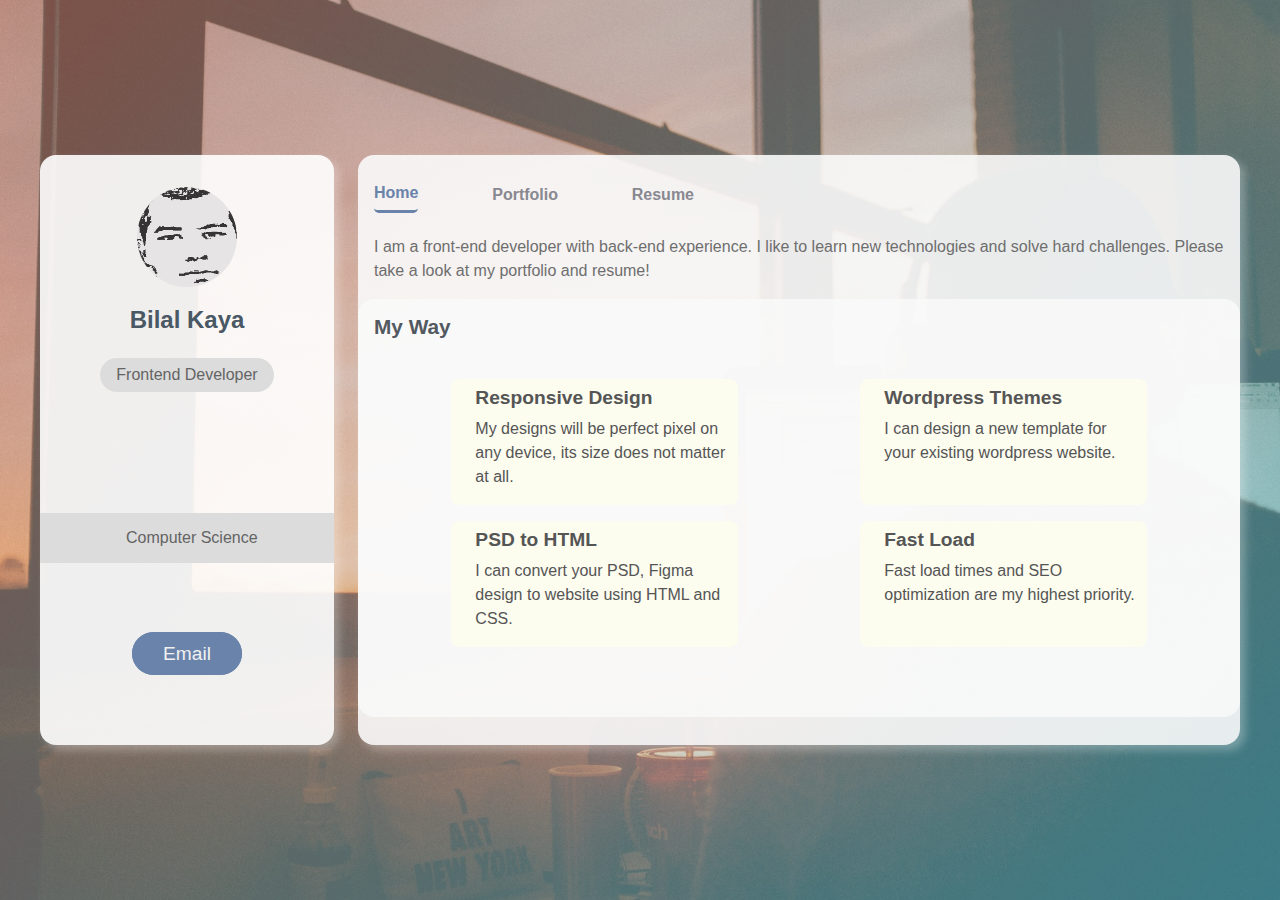
<file: index.html>
<!DOCTYPE html>
<html lang="en">
  <head>
    <meta charset="UTF-8" />
    <meta name="viewport" content="width=device-width, initial-scale=1.0" />
    <link rel="shortcut icon" type="image/png" href="/favicon.png" />
    <link
      rel="stylesheet"
      href="https://cdnjs.cloudflare.com/ajax/libs/font-awesome/5.13.0/css/all.min.css"
      integrity="sha256-h20CPZ0QyXlBuAw7A+KluUYx/3pK+c7lYEpqLTlxjYQ="
      crossorigin="anonymous"
    />
    <link rel="stylesheet" href="style.css" />
    <title>Bilal Kaya | Portfolio</title>
  </head>
  <body>
    <div class="hamburger-menu" id="hamburger-menu">
      <nav>
        <ul>
          <li><a href="index.html#begin">Home</a></li>
          <li><a href="portfolio.html#begin">Portfolio</a></li>
          <li><a href="resume.html#begin">Resume</a></li>
        </ul>
      </nav>
    </div>
    <div class="container">
      <section class="left">
        <div class="hamburger" id="hamburger">
          <i class="fas fa-bars"></i>
          <i class="fas fa-times"></i>
        </div>
        <img src="photo.jpg" alt="Bilal Kaya Photo" />
        <h1>Bilal Kaya</h1>
        <p>Frontend Developer</p>
        <div class="social-media">
          <a href="https://twitter.com/codingkatas" target="_blank"
            ><i class="fab fa-twitter"></i
          ></a>
          <a href="https://www.instagram.com/thecodingkatas/" target="_blank">
            <i class="fab fa-instagram"></i
          ></a>
          <a href="https://github.com/bilalkaya" target="_blank"
            ><i class="fab fa-github"></i
          ></a>
          <a
            href="https://www.youtube.com/channel/UCY2Wd-YWnGAgs477lyHB8Ag/"
            target="_blank"
            class="youtube"
            ><i class="fab fa-youtube"></i
          ></a>
        </div>

        <div class="education">
          <div class="graduate">
            <i class="fas fa-user-graduate"></i><span>Computer Science</span>
          </div>
        </div>

        <div class="email-btn">
          <a href="mailto:bbilalkaya@gmail.com">Email</a>
        </div>
      </section>

      <section class="right" id="begin">
        <div class="menu">
          <nav>
            <ul>
              <li class="active"><a href="#">Home</a></li>
              <li><a href="portfolio.html#begin">Portfolio</a></li>
              <li><a href="resume.html#begin">Resume</a></li>
            </ul>
          </nav>
          <header>
            I am a front-end developer with back-end experience. I like to learn
            new technologies and solve hard challenges. Please take a look at my
            portfolio and resume!
          </header>
        </div>

        <div class="content">
          <div class="wrapper">
            <div>
              <h3>My Way</h3>
            </div>

            <div class="cards">
              <div>
                <i class="fas fa-tablet-alt"></i>
                <div>
                  <h4>Responsive Design</h4>
                  <p>
                    My designs will be perfect pixel on any device, its size
                    does not matter at all.
                  </p>
                </div>
              </div>

              <div>
                <i class="far fa-envelope"></i>
                <div>
                  <h4>Wordpress Themes</h4>
                  <p>
                    I can design a new template for your existing wordpress
                    website.
                  </p>
                </div>
              </div>

              <div>
                <i class="fas fa-rocket"></i>
                <div>
                  <h4>PSD to HTML</h4>
                  <p>
                    I can convert your PSD, Figma design to website using HTML
                    and CSS.
                  </p>
                </div>
              </div>

              <div>
                <i class="fas fa-shipping-fast"></i>
                <div>
                  <h4>Fast Load</h4>
                  <p>
                    Fast load times and SEO optimization are my highest
                    priority.
                  </p>
                </div>
              </div>
            </div>
          </div>
        </div>
      </section>
    </div>
    <script src="script.js"></script>
  </body>
</html>
</file>
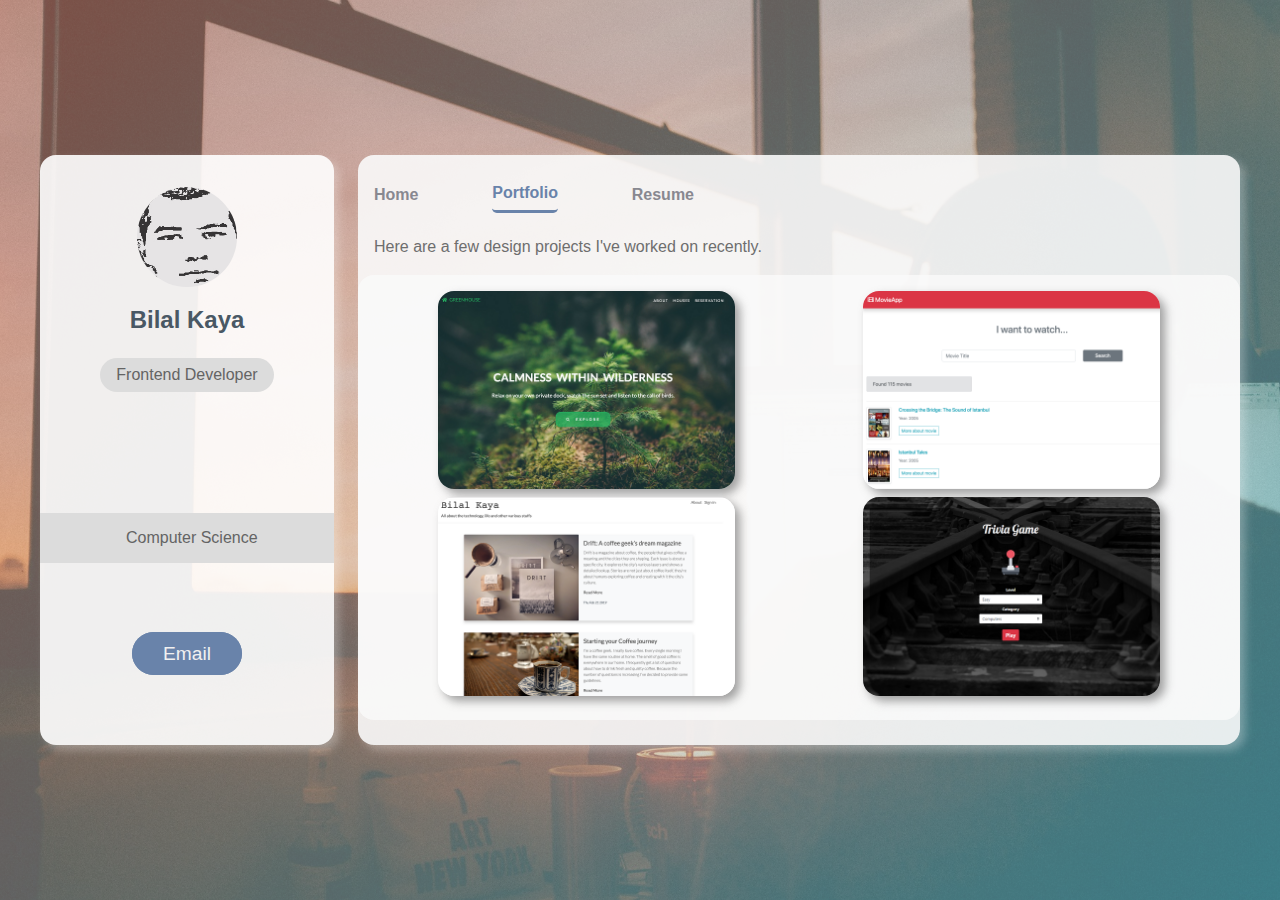
<file: portfolio.html>
<!DOCTYPE html>
<html lang="en">
  <head>
    <meta charset="UTF-8" />
    <meta name="viewport" content="width=device-width, initial-scale=1.0" />
    <link rel="shortcut icon" type="image/png" href="/favicon.png" />
    <link
      rel="stylesheet"
      href="https://cdnjs.cloudflare.com/ajax/libs/font-awesome/5.13.0/css/all.min.css"
      integrity="sha256-h20CPZ0QyXlBuAw7A+KluUYx/3pK+c7lYEpqLTlxjYQ="
      crossorigin="anonymous"
    />
    <link rel="stylesheet" href="style.css" />
    <title>Bilal Kaya | Portfolio</title>
  </head>
  <body>
    <div class="hamburger-menu" id="hamburger-menu">
      <nav>
        <ul>
          <li><a href="index.html#begin">Home</a></li>
          <li><a href="portfolio.html#begin">Portfolio</a></li>
          <li><a href="resume.html#begin">Resume</a></li>
        </ul>
      </nav>
    </div>
    <div class="container">
      <section class="left">
        <div class="hamburger show" id="hamburger">
          <i class="fas fa-bars"></i>
          <i class="fas fa-times"></i>
        </div>
        <img src="photo.jpg" alt="Bilal Kaya Photo" />
        <h1>Bilal Kaya</h1>
        <p>Frontend Developer</p>
        <div class="social-media">
          <a href="https://twitter.com/codingkatas" target="_blank"
            ><i class="fab fa-twitter"></i
          ></a>
          <a href="https://www.instagram.com/thecodingkatas/" target="_blank">
            <i class="fab fa-instagram"></i
          ></a>
          <a href="https://github.com/bilalkaya" target="_blank"
            ><i class="fab fa-github"></i
          ></a>
          <a
            href="https://www.youtube.com/channel/UCY2Wd-YWnGAgs477lyHB8Ag/"
            target="_blank"
            class="youtube"
            ><i class="fab fa-youtube"></i
          ></a>
        </div>

        <div class="education">
          <div class="graduate">
            <i class="fas fa-user-graduate"></i><span>Computer Science</span>
          </div>
        </div>

        <div class="email-btn">
          <a href="mailto:bbilalkaya@gmail.com">Email</a>
        </div>
      </section>

      <section class="right" id="begin">
        <div class="menu">
          <nav>
            <ul>
              <li><a href="index.html#begin">Home</a></li>
              <li class="active"><a href="#">Portfolio</a></li>
              <li><a href="resume.html#begin">Resume</a></li>
            </ul>
          </nav>
          <header>
            Here are a few design projects I've worked on recently.
          </header>
        </div>

        <div class="content">
          <div class="wrapper">
            <div class="works">
              <div class="work-item">
                <img src="GreenHouse.png" alt="GreenHouse Project" />
                <div class="overlay">
                  <h5>GreenHouse Project</h5>
                  <span>HTML, CSS, No Framework</span>
                  <button>
                    Visit
                    <a
                      href="https://bilalkaya.github.io/GreenHouse/"
                      target="_blank"
                      >Website</a
                    >
                    II
                    <a
                      href="https://github.com/bilalkaya/GreenHouse"
                      target="_blank"
                      >Github</a
                    >
                  </button>
                </div>
              </div>

              <div class="work-item">
                <img src="MovieApp.png" alt="MovieApp Project" />
                <div class="overlay">
                  <h5>MovieAPP Project</h5>
                  <span
                    >HTML, CSS, JavaScript, Bootstrap, WepAPI, MovieAPI,
                    MVC</span
                  >
                  <button>
                    Visit
                    <a
                      href="https://bilalkaya.github.io/MovieApp/"
                      target="_blank"
                      >Website</a
                    >
                    II
                    <a
                      href="https://github.com/bilalkaya/MovieApp"
                      target="_blank"
                      >Github</a
                    >
                  </button>
                </div>
              </div>

              <div class="work-item">
                <img src="Blogger.png" alt="Blogger Project" />
                <div class="overlay">
                  <h5>Blogger Project</h5>
                  <span
                    >HTML, CSS, Bootstrap, JQuery, Ajax, NodeJS, Express,
                    Passport, MongoDB, RESTfull, MVC</span
                  >
                  <button>
                    Visit
                    <a href="https://bilalkaya.herokuapp.com/" target="_blank"
                      >Website</a
                    >
                    II
                    <a href="https://github.com/bilalkaya/Blog" target="_blank"
                      >Github</a
                    >
                  </button>
                </div>
              </div>

              <div class="work-item">
                <img src="TriviaGame.png" alt="TriviaGame Project" />
                <div class="overlay">
                  <h5>Trivia Project</h5>
                  <span
                    >HTML, CSS, Bootstrap, Opentdb API, React, React Router
                  </span>
                  <button>
                    Visit
                    <a
                      href="https://compassionate-mcclintock-466151.netlify.app/"
                      target="_blank"
                      >Website</a
                    >
                    II
                    <a
                      href="https://github.com/bilalkaya/TriviaGame.git"
                      target="_blank"
                      >Github</a
                    >
                  </button>
                </div>
              </div>
            </div>
          </div>
        </div>
      </section>
    </div>
    <script src="script.js"></script>
  </body>
</html>
</file>
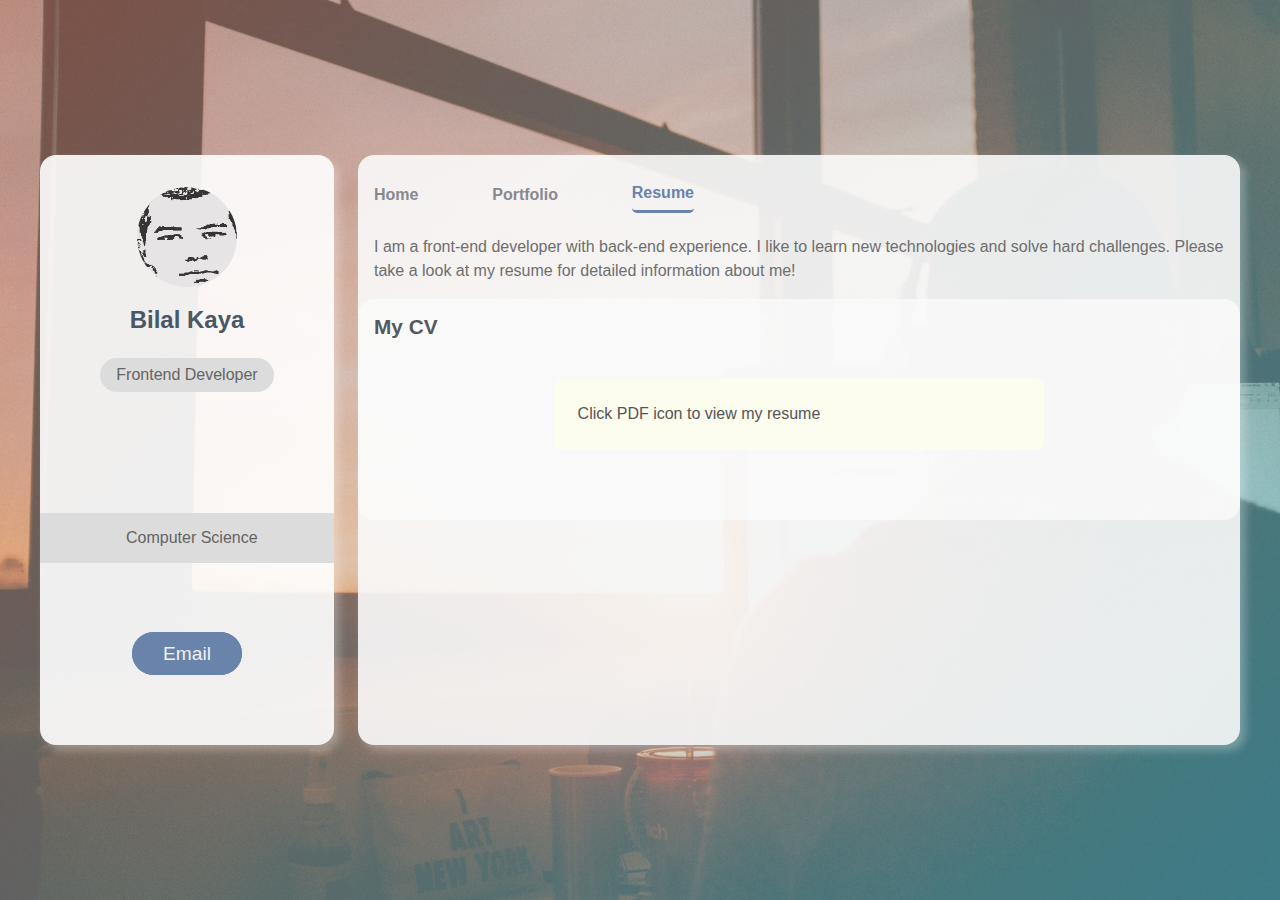
<file: resume.html>
<!DOCTYPE html>
<html lang="en">
  <head>
    <meta charset="UTF-8" />
    <meta name="viewport" content="width=device-width, initial-scale=1.0" />
    <link rel="shortcut icon" type="image/png" href="/favicon.png" />
    <link
      rel="stylesheet"
      href="https://cdnjs.cloudflare.com/ajax/libs/font-awesome/5.13.0/css/all.min.css"
      integrity="sha256-h20CPZ0QyXlBuAw7A+KluUYx/3pK+c7lYEpqLTlxjYQ="
      crossorigin="anonymous"
    />
    <link rel="stylesheet" href="style.css" />
    <title>Bilal Kaya | Portfolio</title>
  </head>
  <body>
    <div class="hamburger-menu" id="hamburger-menu">
      <nav>
        <ul>
          <li><a href="index.html#begin">Home</a></li>
          <li><a href="portfolio.html#begin">Portfolio</a></li>
          <li><a href="resume.html#begin">Resume</a></li>
        </ul>
      </nav>
    </div>
    <div class="container">
      <section class="left">
        <div class="hamburger show" id="hamburger">
          <i class="fas fa-bars"></i>
          <i class="fas fa-times"></i>
        </div>
        <img src="photo.jpg" alt="Bilal Kaya Photo" />
        <h1>Bilal Kaya</h1>
        <p>Frontend Developer</p>
        <div class="social-media">
          <a href="https://twitter.com/codingkatas" target="_blank"
            ><i class="fab fa-twitter"></i
          ></a>
          <a href="https://www.instagram.com/thecodingkatas/" target="_blank">
            <i class="fab fa-instagram"></i
          ></a>
          <a href="https://github.com/bilalkaya" target="_blank"
            ><i class="fab fa-github"></i
          ></a>
          <a
            href="https://www.youtube.com/channel/UCY2Wd-YWnGAgs477lyHB8Ag/"
            target="_blank"
            class="youtube"
            ><i class="fab fa-youtube"></i
          ></a>
        </div>
        <div class="education">
          <div class="graduate">
            <i class="fas fa-user-graduate"></i><span>Computer Science</span>
          </div>
        </div>

        <div class="email-btn">
          <a href="mailto:bbilalkaya@gmail.com">Email</a>
        </div>
      </section>

      <section class="right" id="begin">
        <div class="menu">
          <nav>
            <ul>
              <li><a href="index.html#begin">Home</a></li>
              <li><a href="portfolio.html#begin">Portfolio</a></li>
              <li class="active"><a href="resume.html">Resume</a></li>
            </ul>
          </nav>
          <header>
            I am a front-end developer with back-end experience. I like to learn
            new technologies and solve hard challenges. Please take a look at my
            resume for detailed information about me!
          </header>
        </div>

        <div class="content">
          <div class="wrapper">
            <div>
              <h3>My CV</h3>
            </div>

            <div class="cards">
              <div class="resume">
                <a href="BilalKayaCV.pdf"><i class="fas fa-file-pdf"></i></a>
                <div>
                  <p>
                    Click PDF icon to view my resume
                  </p>
                </div>
              </div>
            </div>
          </div>
        </div>
      </section>
    </div>
    <script src="script.js"></script>
  </body>
</html>
</file>
<file: style.css>
/*********************************/
/*************SETUP********/
/*********************************/
@import url('https://fonts.googleapis.com/css2?family=Open+Sans&display=swap');

:root {
  --primary-color: #6983aa;
  --secondary-color: #646464;
}

* {
  box-sizing: border-box;
}

html {
  font-family: 'Opens-sans', sans-serif;
  font-size: 16px;
}

body {
  background: linear-gradient(
      135deg,
      rgba(247, 130, 89, 0.5),
      rgba(119, 216, 216, 0.5)
    ),
    url(bg.jpg);
  background-repeat: no-repeat;
  background-size: cover;
  background-position: center;
  height: 100vh;
  margin: 0;

  display: flex;
  justify-content: center;
  align-items: center;
}

.container {
  width: 100%;
  max-width: 1200px;
  margin: 0 0.5rem;

  display: flex;
}

.hamburger-menu {
  position: fixed;
  left: 0;
  right: 0;
  top: 0;
  bottom: 0;
  background-color: rgba(241, 111, 84, 0.9);
  z-index: 1;
  height: 100vh;
  visibility: hidden;
  opacity: 0;
  transition: all 0.5s;
}

.hamburger-menu.visible {
  visibility: visible;
  opacity: 100;
}

.hamburger-menu nav {
  display: flex;
  flex-direction: column;
  justify-content: center;
  align-items: center;
  height: 100vh;
}

.hamburger-menu nav ul {
  list-style: none;

  display: flex;
  flex-direction: column;
  align-items: center;
}

.hamburger-menu nav ul li {
  padding: 3rem;
}

.hamburger-menu nav ul li a {
  text-decoration: none;
  font-size: 2rem;
  color: #f4f4f4;
  transition: border-bottom 0.3s;
}

.hamburger-menu nav ul li a:hover {
  border-bottom: 4px solid #fff;
}

/*********************************/
/*************LEFT SECTION********/
/*********************************/

.left {
  background-color: rgba(255, 255, 255, 0.9);
  border-radius: 1rem;
  width: 25%;
  margin-right: 1.5rem;
  box-shadow: 5px 5px 10px rgba(255, 255, 255, 0.3);
  position: relative;

  display: flex;
  flex-direction: column;
  align-items: center;
}

.left img {
  width: 100px;
  height: 100px;
  border-radius: 50%;
  margin-top: 2rem;
}

.left h1 {
  margin: 1.2rem 0 0.5rem 0;
  font-size: 1.5rem;
  font-weight: 600;
  color: #495864;
}

.left p {
  margin: 1rem 0 1.5rem 0;
  font-size: 1rem;
  font-weight: 500;
  background-color: #dcdcdc;
  padding: 0.5rem 1rem;
  color: var(--secondary-color);
  border-radius: 1.2rem;
}

/* Social Media */
.social-media {
  margin: 1rem 0 3rem 0;
}

.social-media a {
  color: var(--secondary-color);
  font-size: 1.6rem;
  margin: 0 0.5rem;
  transition: color 0.5s;
}

.social-media a:hover {
  color: var(--primary-color);
}

.social-media a.youtube {
  color: #c4302b;
  font-size: 1.8rem;
}

.social-media a.youtube:hover {
  color: #830804;
}

/* Education */
.education {
  background-color: #dcdcdc;
  width: 100%;

  display: flex;
  justify-content: center;
}

.graduate {
  padding: 1rem 0.3rem;

  display: flex;
  align-items: center;
}

.graduate i {
  font-size: 1.6rem;
  margin-right: 0.6rem;
  color: var(--secondary-color);
}

.graduate span {
  font-size: 1rem;
  font-weight: 500;
  color: var(--secondary-color);
}

/* Email */
.email-btn {
  margin: 5rem 0;
}

.email-btn a {
  color: #f0f0f0;
  text-decoration: none;
  padding: 10px 30px;
  border: 1px solid var(--primary-color);
  border-radius: 24px;
  background: var(--primary-color);
  font-size: 1.2rem;
  transition: all 0.4s;
}

.email-btn a:hover {
  color: var(--primary-color);
  background: #fff;
  cursor: pointer;
}

/* Hamburger Menu */
.hamburger i {
  position: absolute;
  right: 1rem;
  top: 1rem;
  font-size: 2rem;
  color: var(--primary-color);
  visibility: hidden;
  z-index: 10;
}

.hamburger i:hover {
  cursor: pointer;
}

.hamburger.show i:nth-child(1) {
  display: none;
}

.hamburger.show i:nth-child(2) {
  display: block;
  color: #c00701;
}

.hamburger i:nth-child(1) {
  display: block;
}

.hamburger i:nth-child(2) {
  display: none;
}

/*********************************/
/*************RIGHT SECTION********/
/*********************************/

.right {
  background-color: rgba(250, 250, 250, 0.9);
  box-shadow: 5px 5px 10px rgba(255, 255, 255, 0.3);
  border-radius: 1rem;
  width: 75%;
}

/* Menu */
.right .menu {
  padding: 1rem;
}

.right ul {
  list-style: none;
  margin: 0;
  padding: 0;
  display: flex;
  height: 3rem;
  width: 20rem;

  display: flex;
  justify-content: space-between;
  align-items: center;
}

.right li {
  padding: 0.5rem 0;
}

.right li a {
  color: #888890;
  text-decoration: none;
  font-size: 1rem;
  font-weight: 600;
}

.right li a:hover {
  color: var(--primary-color);
}

.right li.active {
  border-bottom: 3px solid var(--primary-color);
  border-radius: 0.3rem;
}

.right li.active a {
  color: var(--primary-color);
}

/* Header */
.right header {
  color: #6e6e6e;
  font-weight: 500;
  margin-top: 1rem;
  line-height: 1.5rem;
}

.content {
  background-color: rgba(250, 250, 250, 0.8);
  border-radius: 1rem;
}

.wrapper {
  padding: 1rem;
}

.wrapper h3 {
  color: #535961;
  font-size: 1.3rem;
  font-weight: 600;
  margin: 0;
}

.cards {
  margin: 2rem 1rem 2.9rem;
  display: flex;
  justify-content: space-around;
  flex-wrap: wrap;
}

/* Cards */
.cards i {
  font-size: 3rem;
  color: var(--primary-color);
  margin-right: 1rem;
}

.cards > div {
  width: 35%;
  background-color: #fcfcef;
  margin: 0.5rem 0.5rem;
  border-radius: 0.5rem;
  padding: 0.5rem;

  display: flex;
  align-items: flex-start;
}

h4 {
  margin: 0;
  font-size: 1.2rem;
  color: #555;
}

.cards p {
  margin: 0;
  color: #555;
  font-size: 1rem;
  line-height: 1.5rem;
  padding: 0.5rem 0;
}

/*********************************/
/*************Portfolio********/
/*********************************/

.works {
  display: flex;
  flex-wrap: wrap;
  justify-content: space-around;
  align-items: center;
}

.works > div {
  width: 35%;
  max-width: 30rem;
  margin-bottom: 0.5rem;
  border-radius: 1rem;
  box-shadow: 5px 5px 10px rgba(100, 100, 100, 0.6);
}

.works img {
  width: 100%;
  border-radius: 1rem;
}

.work-item {
  position: relative;

  display: flex;
}

.overlay {
  position: absolute;
  top: 0;
  left: 0;
  bottom: 0;
  right: 0;
  background-color: rgba(20, 28, 58, 0.9);
  border-radius: 1rem;
  color: #fff;
  opacity: 0;
  transition: opacity 1s;

  display: flex;
  flex-direction: column;
  align-items: center;
  justify-content: center;
}

.overlay h5 {
  font-size: 1.2rem;
  margin: 0.2rem;
  padding: 0.5rem;
}

.overlay span {
  font-size: 0.9rem;
  padding: 0 0.5rem;
  line-height: 1.2rem;
  text-align: center;
}

.overlay button {
  font-size: 1rem;
  padding: 1rem 1.5rem;
  border: 2px solid #7510f7;
  color: #fff;
  border-radius: 2rem;
  background-color: rgb(20, 28, 58);
  margin: 1rem 0.2rem;
  transition: all 0.3s;
}

.overlay button a {
  text-decoration: none;
  font-weight: 600;
}

.overlay button a:hover {
  color: #ac6dff;
}
.overlay button:hover {
  background-color: #7510f7;
  cursor: pointer;
}

.overlay:hover a {
  color: #d2bbf0;
}

.overlay:hover {
  opacity: 100%;
  cursor: pointer;
}

/*********************************/
/*************Resume********/
/*********************************/
.cards .resume {
  width: 60%;
  display: flex;
  align-items: center;
}

/*********************************/
/*************Media Query********/
/*********************************/

/* 600px - 980px */

@media (max-width: 980px) {
  html {
    font-size: 16px;
  }

  body {
    height: 100%;
  }

  .container {
    flex-direction: column;
    align-items: center;
  }

  .left {
    width: 80%;
    margin: 1rem 0;
    height: 80vh;
  }

  .left .hamburger i {
    visibility: visible;
  }

  .right {
    width: 80%;
    margin-bottom: 1rem;
  }

  .cards > div {
    width: 100%;
    margin-bottom: 2rem;
  }

  .works > div {
    width: 100%;
    text-align: center;
    margin-bottom: 1.5rem;
  }
}

/* 0-600px */
@media (max-width: 600px) {
  html {
    font-size: 16px;
  }
  .left {
    width: 100%;
  }
  .right {
    width: 100%;
  }
  .right ul {
    width: 100%;
  }
}
</file>
